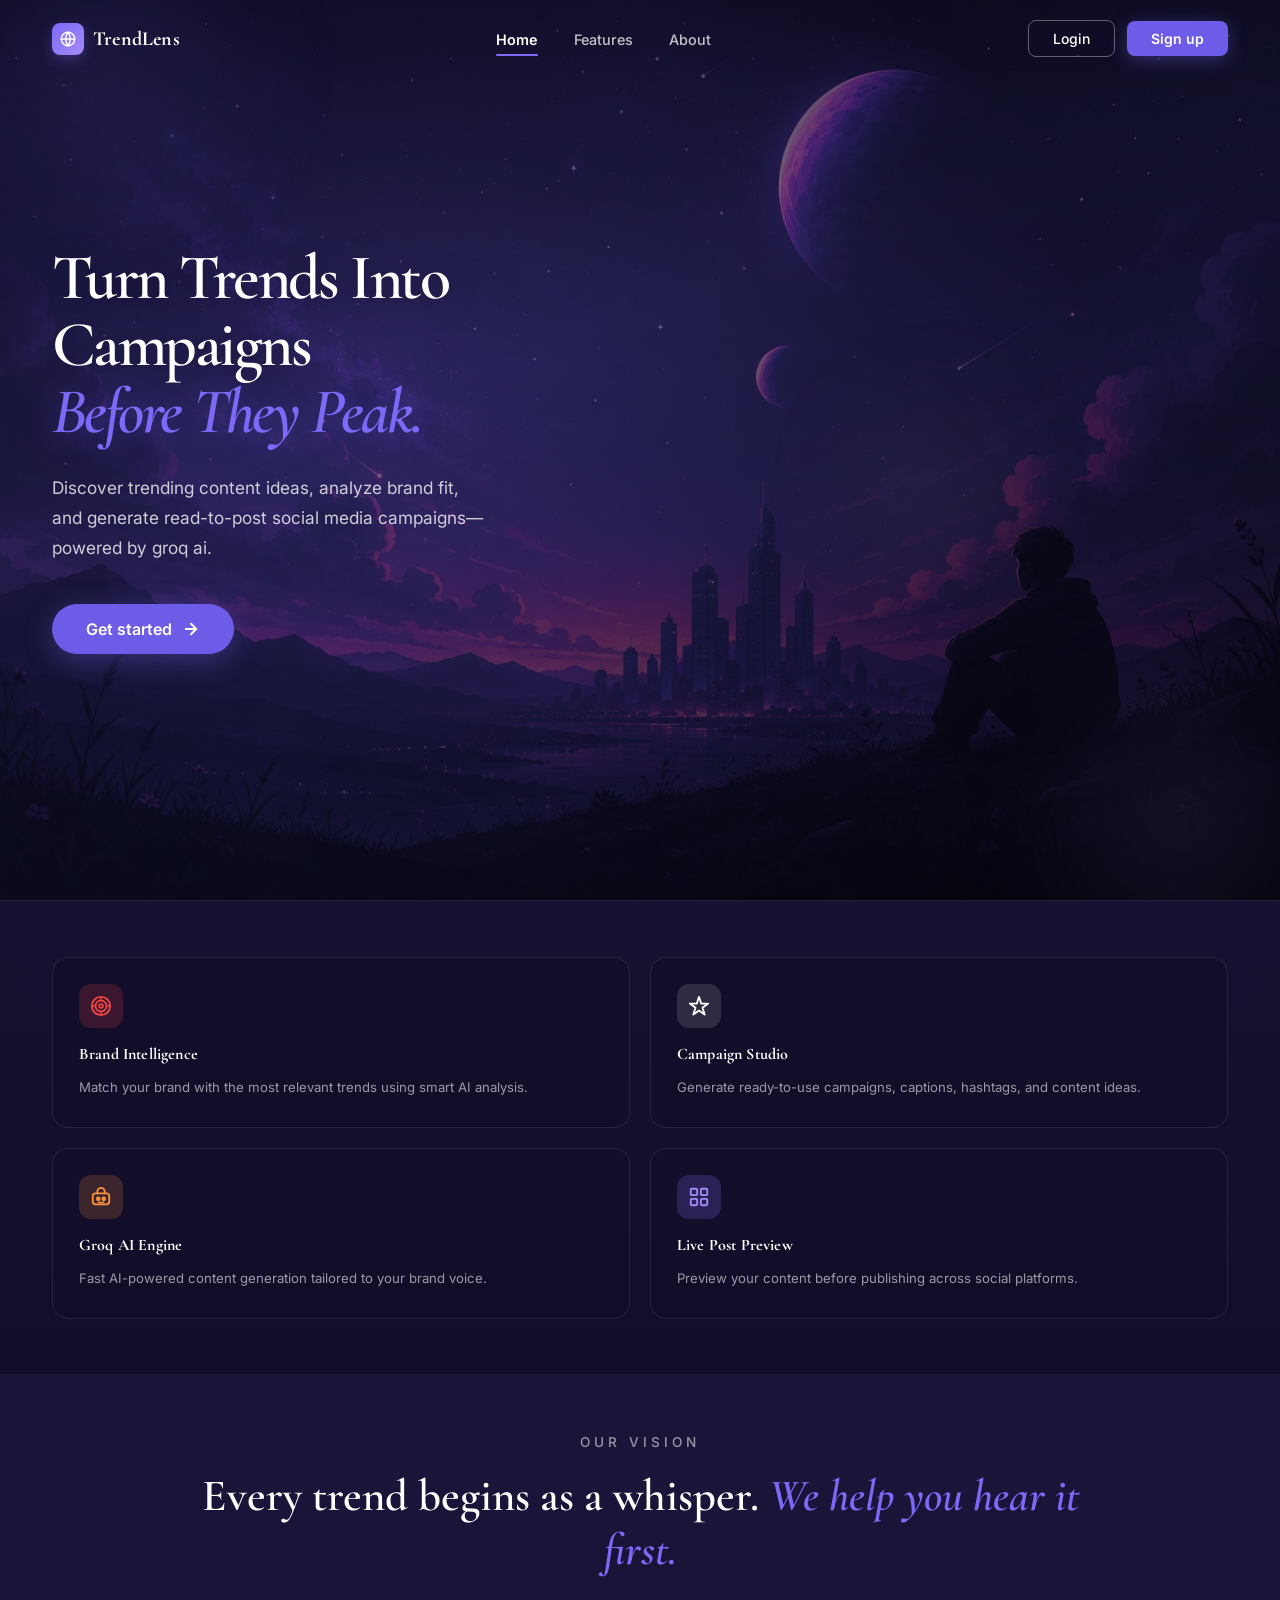
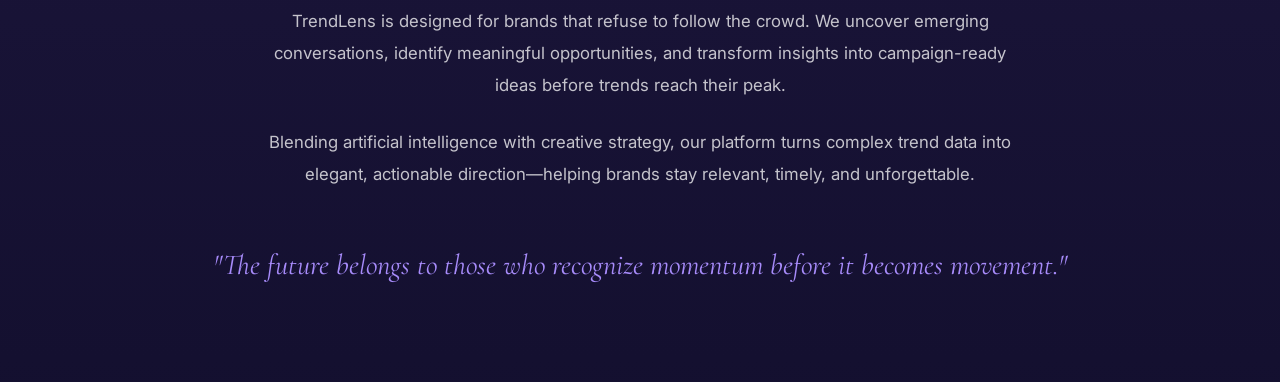
<file: index.html>
<!DOCTYPE html>
<html lang="en">
<head>
  <meta charset="UTF-8" />
  <meta name="viewport" content="width=device-width, initial-scale=1.0"/>
  <title>TrendLens — Turn Trends Into Campaigns</title>
  <link href="https://fonts.googleapis.com/css2?family=Cormorant+Garamond:wght@500;600;700&family=Inter:wght@300;400;500;600;700&display=swap" rel="stylesheet">  <style>
    *, *::before, *::after { box-sizing: border-box; margin: 0; padding: 0; }

    :root {
      --purple-accent:  #7c6af7;
      --purple-light:   #a78bfa;
      --purple-btn:     #6d5ce7;
      --purple-glow:    rgba(124,106,247,0.35);
      --gold:           #e8c97a;
      --white:          #ffffff;
      --muted:          rgba(255,255,255,0.55);
      --dark-bg:        #07051a;
      --nav-bg:         rgba(7,5,26,0.72);
      --card-bg:        rgba(18,15,42,0.72);
      --card-border:    rgba(255,255,255,0.09);
      --font-display:   'Cormorant Garamond', serif;
      --font-body:      'Inter', sans-serif;
      --ease-premium:   cubic-bezier(0.16, 1, 0.3, 1);
    }

    html {
      scroll-behavior: smooth;
    }

    html, body {
      height: 100%;
      font-family: var(--font-body);
      -webkit-font-smoothing: antialiased;
      color: var(--white);
      background: var(--dark-bg);
    }

    section[id] {
      scroll-margin-top: 84px;
    }

    /* ─── HERO BACKGROUND ─── */
    .hero-bg {
      position: relative;
      min-height: 100vh;
      background-image: url('image.jpeg');
      background-size: cover;
      background-position: center top;
      background-repeat: no-repeat;
      display: flex;
      flex-direction: column;
      overflow: hidden;
    }

    .hero-bg::before {
      content: '';
      position: absolute;
      inset: 0;
      background: linear-gradient(
        160deg,
        rgba(5,3,20,0.78) 0%,
        rgba(10,7,30,0.55) 40%,
        rgba(4,3,18,0.72) 100%
      );
      z-index: 0;
    }

    /* subtle vignette for depth */
    .hero-bg::after {
      content: '';
      position: absolute;
      inset: 0;
      background: radial-gradient(ellipse at 30% 35%, rgba(124,106,247,0.16) 0%, transparent 55%),
                  radial-gradient(ellipse at 100% 100%, rgba(0,0,0,0.45) 0%, transparent 60%);
      z-index: 0;
      pointer-events: none;
    }

    /* ─── NAVBAR ─── */
    nav {
      position: relative;
      z-index: 10;
      display: flex;
      align-items: center;
      justify-content: space-between;
      padding: 20px 52px;
      background: transparent;
      transition: background 0.35s var(--ease-premium), backdrop-filter 0.35s var(--ease-premium), border-color 0.35s var(--ease-premium), padding 0.35s var(--ease-premium);
      border-bottom: 1px solid transparent;
    }

    nav.scrolled {
      background: var(--nav-bg);
      backdrop-filter: blur(14px);
      border-bottom-color: rgba(255,255,255,0.07);
      padding: 14px 52px;
    }

    .brand {
      display: flex;
      align-items: center;
      gap: 9px;
      text-decoration: none;
      transition: opacity 0.2s var(--ease-premium);
    }
    .brand:hover { opacity: 0.85; }

    .brand-icon {
      width: 32px;
      height: 32px;
      background: linear-gradient(135deg, #7c6af7, #a78bfa);
      border-radius: 8px;
      display: flex;
      align-items: center;
      justify-content: center;
      box-shadow: 0 4px 14px rgba(124,106,247,0.3);
      transition: box-shadow 0.3s var(--ease-premium), transform 0.3s var(--ease-premium);
    }
    .brand:hover .brand-icon {
      box-shadow: 0 6px 20px rgba(124,106,247,0.45);
      transform: scale(1.05);
    }
    .brand-icon svg { width: 18px; height: 18px; }

    .brand-name {
      font-family: var(--font-display);
      font-size: 1.25rem;
      font-weight: 700;
      color: var(--white);
      letter-spacing: 0.01em;
    }

    .nav-links {
      display: flex;
      align-items: center;
      gap: 36px;
      list-style: none;
    }

    .nav-links a {
      font-size: 0.9rem;
      font-weight: 500;
      color: rgba(255,255,255,0.75);
      text-decoration: none;
      transition: color 0.25s var(--ease-premium);
      position: relative;
      padding-bottom: 4px;
    }
    .nav-links a::after {
      content: '';
      position: absolute;
      bottom: -4px;
      left: 0; right: 0;
      height: 2px;
      border-radius: 2px;
      background: var(--purple-accent);
      transform: scaleX(0);
      transform-origin: center;
      transition: transform 0.35s var(--ease-premium);
    }
    .nav-links a.active {
      color: var(--white);
      font-weight: 600;
    }
    .nav-links a.active::after {
      transform: scaleX(1);
    }
    .nav-links a:hover { color: var(--white); }
    .nav-links a:hover::after { transform: scaleX(1); }

    .nav-actions {
      display: flex;
      align-items: center;
      gap: 12px;
    }

    .btn-outline {
      padding: 9px 24px;
      border: 1.5px solid rgba(255,255,255,0.35);
      border-radius: 8px;
      background: transparent;
      color: var(--white);
      font-family: var(--font-body);
      font-size: 0.875rem;
      font-weight: 500;
      cursor: pointer;
      transition: border-color 0.25s var(--ease-premium), background 0.25s var(--ease-premium), transform 0.25s var(--ease-premium);
      text-decoration: none;
      display: inline-block;
      will-change: transform;
    }
    .btn-outline:hover {
      border-color: rgba(255,255,255,0.65);
      background: rgba(255,255,255,0.06);
      transform: translateY(-1px);
    }

    .btn-filled {
      padding: 9px 24px;
      border: none;
      border-radius: 8px;
      background: var(--purple-btn);
      color: var(--white);
      font-family: var(--font-body);
      font-size: 0.875rem;
      font-weight: 600;
      cursor: pointer;
      transition: opacity 0.25s var(--ease-premium), transform 0.25s var(--ease-premium), box-shadow 0.25s var(--ease-premium);
      box-shadow: 0 4px 18px var(--purple-glow);
      text-decoration: none;
      display: inline-block;
      will-change: transform;
    }
    .btn-filled:hover {
      opacity: 0.92;
      transform: translateY(-2px);
      box-shadow: 0 8px 26px var(--purple-glow);
    }

    /* ─── HERO CONTENT ─── */
    .hero-content {
      position: relative;
      z-index: 5;
      flex: 1;
      display: flex;
      flex-direction: column;
      justify-content: center;
      padding: 0 52px 80px;
      max-width: 640px;
    }

    .hero-content h1 {
     font-family: var(--font-display);
     font-size: clamp(2.8rem, 5vw, 4.6rem);
     font-weight: 600;
     line-height: 1.05;
     letter-spacing: -0.04em;
     color: var(--white);
     margin-bottom: 28px;
     text-shadow: 0 4px 30px rgba(0,0,0,0.35);
    }

    .hero-content h1 .accent {
     color: var(--purple-accent);
     font-style: italic;
     text-shadow: 0 4px 30px rgba(124,106,247,0.4);
    }

    .hero-content p {
      font-family: var(--font-body);
      font-size: 1.08rem;
      line-height: 1.75;
      color: rgba(255,255,255,0.78);
      max-width: 440px;
      margin-bottom: 40px;
      font-weight: 400;
    }

    .btn-cta {
      display: inline-flex;
      align-items: center;
      gap: 10px;
      padding: 15px 34px;
      background: var(--purple-btn);
      border: none;
      border-radius: 50px;
      color: var(--white);
      font-family: var(--font-body);
      font-size: 1rem;
      font-weight: 600;
      cursor: pointer;
      text-decoration: none;
      transition: opacity 0.3s var(--ease-premium), transform 0.3s var(--ease-premium), box-shadow 0.3s var(--ease-premium);
      box-shadow: 0 6px 28px var(--purple-glow);
      width: fit-content;
      will-change: transform;
    }
    .btn-cta:hover {
      opacity: 0.92;
      transform: translateY(-3px);
      box-shadow: 0 12px 38px rgba(124,106,247,0.5);
    }
    .btn-cta svg {
      width: 18px; height: 18px;
      transition: transform 0.3s var(--ease-premium);
    }
    .btn-cta:hover svg {
      transform: translateX(3px);
    }

    /* ─── Hero load-in animations ─── */
    .reveal-up {
      opacity: 0;
      transform: translateY(22px);
      animation: revealUp 0.9s var(--ease-premium) forwards;
      will-change: transform, opacity;
    }
    @keyframes revealUp {
      to { opacity: 1; transform: translateY(0); }
    }
    .hero-content h1   { animation-delay: 0.1s; }
    .hero-content p    { animation-delay: 0.32s; }
    .hero-content .btn-cta { animation-delay: 0.52s; }

    /* ─── STAR PARTICLES ─── */
    .stars {
      position: absolute;
      inset: 0;
      z-index: 1;
      pointer-events: none;
      overflow: hidden;
    }
    .star {
      position: absolute;
      border-radius: 50%;
      background: #fff;
      animation: twinkle var(--dur, 3s) ease-in-out infinite;
      opacity: 0;
      will-change: opacity;
    }
    @keyframes twinkle {
      0%,100% { opacity: 0; }
      50%      { opacity: var(--peak, 0.7); }
    }

    .shoot {
      position: absolute;
      width: 2px;
      height: 2px;
      background: #fff;
      border-radius: 50%;
      animation: shoot var(--sdur, 5s) linear infinite;
      opacity: 0;
      will-change: transform, opacity;
    }
    .shoot::after {
      content: '';
      position: absolute;
      top: 50%;
      right: 0;
      transform: translateY(-50%);
      width: 60px;
      height: 1px;
      background: linear-gradient(to left, transparent, rgba(255,255,255,0.6));
    }
    @keyframes shoot {
      0%   { opacity: 0; transform: translate(0,0); }
      5%   { opacity: 1; }
      95%  { opacity: 1; }
      100% { opacity: 0; transform: translate(-200px, 200px); }
    }

    /* ─── AMBIENT FLOATING ORBS ─── */
    .ambient-orb {
      position: absolute;
      border-radius: 50%;
      filter: blur(60px);
      pointer-events: none;
      z-index: 1;
      opacity: 0.35;
      will-change: transform;
    }
    .orb-1 {
      width: 380px; height: 380px;
      background: radial-gradient(circle, rgba(124,106,247,0.5), transparent 70%);
      top: -120px; left: -100px;
      animation: floatOrb1 22s ease-in-out infinite;
    }
    .orb-2 {
      width: 320px; height: 320px;
      background: radial-gradient(circle, rgba(167,139,250,0.4), transparent 70%);
      bottom: -80px; right: -60px;
      animation: floatOrb2 26s ease-in-out infinite;
    }
    .orb-3 {
      width: 240px; height: 240px;
      background: radial-gradient(circle, rgba(232,201,122,0.22), transparent 70%);
      top: 40%; right: 18%;
      animation: floatOrb3 30s ease-in-out infinite;
    }

    @keyframes floatOrb1 {
      0%, 100% { transform: translate(0, 0); }
      50%      { transform: translate(40px, 50px); }
    }
    @keyframes floatOrb2 {
      0%, 100% { transform: translate(0, 0); }
      50%      { transform: translate(-50px, -30px); }
    }
    @keyframes floatOrb3 {
      0%, 100% { transform: translate(0, 0) scale(1); }
      50%      { transform: translate(-30px, 25px) scale(1.08); }
    }

    @media (prefers-reduced-motion: reduce) {
      .ambient-orb, .star, .shoot, .reveal-up, .scroll-reveal {
        animation: none !important;
        opacity: 1 !important;
        transform: none !important;
      }
      html { scroll-behavior: auto; }
    }

    /* ─── FEATURE CARDS STRIP ─── */
    .features-strip {
      position: relative;
      z-index: 10;
      background: linear-gradient(
    180deg,
    rgba(24,20,52,0.88),
    rgba(18,15,42,0.92)
  );
      backdrop-filter: blur(10px);
      border-top: 1px solid rgba(255,255,255,0.07);
      padding: 56px 52px;
      display: grid;
      grid-template-columns: repeat(2, 1fr);
      gap: 20px;
    }

    .feature-card {
      padding: 26px 26px 28px;
      border-radius: 16px;
      background: var(--card-bg);
      border: 1px solid var(--card-border);
      display: flex;
      flex-direction: column;
      gap: 12px;
      transition: background 0.4s var(--ease-premium), transform 0.4s var(--ease-premium), box-shadow 0.4s var(--ease-premium), border-color 0.4s var(--ease-premium);
      will-change: transform;
    }
    .feature-card:hover {
      background: rgba(124,106,247,0.09);
      border-color: rgba(124,106,247,0.35);
      transform: translateY(-8px) scale(1.015);
      box-shadow: 0 20px 48px rgba(124,106,247,0.25), 0 6px 18px rgba(0,0,0,0.35);
    }

    .feature-icon {
      width: 44px;
      height: 44px;
      border-radius: 12px;
      display: flex;
      align-items: center;
      justify-content: center;
      margin-bottom: 4px;
      flex-shrink: 0;
      transition: transform 0.4s var(--ease-premium);
    }
    .feature-card:hover .feature-icon {
      transform: scale(1.08) rotate(-3deg);
    }
    .feature-icon svg, .feature-icon img { width: 22px; height: 22px; }

    .fi-red    { background: rgba(239,68,68,0.18); }
    .fi-blue   { background: rgba(59,130,246,0.18); }
    .fi-white  { background: rgba(255,255,255,0.12); }
    .fi-orange { background: rgba(251,146,60,0.18); }
    .fi-purple { background: rgba(124,106,247,0.22); }
    .fi-yellow { background: rgba(250,204,21,0.18); }

    .feature-card h3 {
      font-family: var(--font-display);
      font-size: 1rem;
      font-weight: 700;
      color: var(--white);
      line-height: 1.3;
      letter-spacing: 0.01em;
    }

    .feature-card p {
      font-size: 0.825rem;
      line-height: 1.65;
      color: rgba(255,255,255,0.58);
      font-weight: 400;
    }

    /* ─── ABOUT SECTION ─── */
    .about-section {
      padding: 60px 52px 100px;
      text-align: center;
      background: linear-gradient(
    180deg,
    rgba(28,22,60,0.95),
    rgba(20,16,48,0.98)
  );

      position: relative;
      overflow: hidden;
    }

    .about-label {
      display: block;
      margin-bottom: 20px;
      color: rgba(255,255,255,0.55);
      letter-spacing: 4px;
      font-size: 0.85rem;
      font-family: var(--font-body);
      font-weight: 500;
    }

    .about-section h2 {
      font-family: var(--font-display);
      font-size: clamp(1.8rem, 3.5vw, 3.1rem);
      font-weight: 600;
      line-height: 1.2;
      max-width: 900px;
      margin: 0 auto 28px;
    }

    .about-section h2 span {
      color: var(--purple-accent);
      font-style: italic;
    }

    .about-section p {
      max-width: 760px;
      margin: 0 auto 26px;
      color: rgba(255,255,255,0.75);
      font-size: 1.05rem;
      line-height: 1.9;
      font-weight: 400;
    }

    .about-section blockquote {
      margin-top: 56px;
      font-family: var(--font-display);
      font-size: 1.8rem;
      color: var(--purple-light);
      font-style: italic;
    }

    /* ─── SCROLL REVEAL ─── */
    .scroll-reveal {
      opacity: 0;
      transform: translateY(28px);
      transition: opacity 0.8s var(--ease-premium), transform 0.8s var(--ease-premium);
      will-change: transform, opacity;
    }
    .scroll-reveal.is-visible {
      opacity: 1;
      transform: translateY(0);
    }
    .scroll-reveal-delay-1 { transition-delay: 0.1s; }
    .scroll-reveal-delay-2 { transition-delay: 0.2s; }
    .scroll-reveal-delay-3 { transition-delay: 0.3s; }
    .scroll-reveal-delay-4 { transition-delay: 0.4s; }

    /* ─── RESPONSIVE ─── */
    @media (max-width: 1100px) {
      .features-strip { grid-template-columns: repeat(2, 1fr); }
    }

    @media (max-width: 768px) {
      nav { padding: 16px 20px; }
      nav.scrolled { padding: 12px 20px; }
      .nav-links { display: none; }
      .hero-content { padding: 0 22px 56px; max-width: 100%; }
      .hero-content h1 { margin-bottom: 22px; }
      .hero-content p { margin-bottom: 32px; font-size: 1rem; }
      .features-strip { grid-template-columns: 1fr 1fr; padding: 40px 20px; gap: 14px; }
      .feature-card { padding: 20px 18px 22px; }
      .about-section { padding: 90px 22px; }
      .about-section blockquote { font-size: 1.4rem; margin-top: 40px; }
    }

    @media (max-width: 480px) {
      .features-strip { grid-template-columns: 1fr; gap: 14px; }
      .hero-content h1 { font-size: clamp(2.4rem, 9vw, 3.2rem); }
      .btn-cta { padding: 14px 28px; font-size: 0.95rem; }
      .about-section h2 { font-size: clamp(1.6rem, 7vw, 2.2rem); }
      .about-section p { font-size: 0.975rem; line-height: 1.8; }
    }
  </style>
</head>
<body>

  <div class="hero-bg">

    <div class="ambient-orb orb-1"></div>
    <div class="ambient-orb orb-2"></div>
    <div class="ambient-orb orb-3"></div>

    <div class="stars" id="stars"></div>

    <!-- ─── NAVBAR ─── -->
    <nav id="mainNav">
      <a href="index.html" class="brand">
        <div class="brand-icon">
          <svg viewBox="0 0 24 24" fill="none" stroke="#fff" stroke-width="2" stroke-linecap="round" stroke-linejoin="round">
            <circle cx="12" cy="12" r="9"/>
            <path d="M12 3 C16 8 16 16 12 21"/>
            <path d="M12 3 C8 8 8 16 12 21"/>
            <line x1="3" y1="12" x2="21" y2="12"/>
          </svg>
        </div>
        <span class="brand-name">TrendLens</span>
      </a>

      <ul class="nav-links">
        <li><a href="#" class="active">Home</a></li>
        <li><a href="#features">Features</a></li>
        <li><a href="#about">About</a></li>
      </ul>

      <div class="nav-actions">
        <a href="login.html?view=login" class="btn-outline">Login</a>
        <a href="login.html" class="btn-filled">Sign up</a>
      </div>
    </nav>

    <!-- ─── HERO COPY ─── -->
    <div class="hero-content">
      <h1 class="reveal-up">
        Turn Trends Into<br>
        Campaigns<br>
        <span class="accent">Before They Peak.</span>
      </h1>
      <p class="reveal-up">
        Discover trending content ideas, analyze brand fit,
        and generate read-to-post social media
        campaigns&mdash; powered by groq ai.
      </p>
      <a href="login.html" class="btn-cta reveal-up">
        Get started
        <svg viewBox="0 0 24 24" fill="none" stroke="currentColor" stroke-width="2.5" stroke-linecap="round" stroke-linejoin="round">
          <line x1="5" y1="12" x2="19" y2="12"/>
          <polyline points="12 5 19 12 12 19"/>
        </svg>
      </a>
    </div>

  </div>

  <!-- ─── FEATURE CARDS STRIP ─── -->
  <section class="features-strip" id="features">

    <div class="feature-card scroll-reveal scroll-reveal-delay-1">
      <div class="feature-icon fi-red">
        <svg viewBox="0 0 24 24" fill="none" stroke="#ef4444" stroke-width="2" stroke-linecap="round" stroke-linejoin="round">
          <circle cx="12" cy="12" r="10"/>
          <circle cx="12" cy="12" r="6"/>
          <circle cx="12" cy="12" r="2"/>
          <path d="M12 2v4M12 18v4M2 12h4M18 12h4" stroke-width="1.5"/>
        </svg>
      </div>
      <h3>Brand Intelligence</h3>
      <p>Match your brand with the most relevant trends using smart AI analysis.</p>
    </div>

    <div class="feature-card scroll-reveal scroll-reveal-delay-2">
      <div class="feature-icon fi-white">
        <svg viewBox="0 0 24 24" fill="none" stroke="#ffffff" stroke-width="2" stroke-linecap="round" stroke-linejoin="round">
          <path d="M12 2l2.4 7.4H22l-6.2 4.5 2.4 7.4L12 17l-6.2 4.3 2.4-7.4L2 9.4h7.6z"/>
        </svg>
      </div>
      <h3>Campaign Studio</h3>
      <p>Generate ready-to-use campaigns, captions, hashtags, and content ideas.</p>
    </div>

    <div class="feature-card scroll-reveal scroll-reveal-delay-3">
      <div class="feature-icon fi-orange">
        <svg viewBox="0 0 24 24" fill="none" stroke="#fb923c" stroke-width="2" stroke-linecap="round" stroke-linejoin="round">
          <rect x="3" y="8" width="18" height="12" rx="3"/>
          <path d="M8 8V6a4 4 0 0 1 8 0v2"/>
          <circle cx="9" cy="14" r="1.5" fill="#fb923c"/>
          <circle cx="15" cy="14" r="1.5" fill="#fb923c"/>
          <path d="M9 18h6" stroke-width="1.5"/>
        </svg>
      </div>
      <h3>Groq AI Engine</h3>
      <p>Fast AI-powered content generation tailored to your brand voice.</p>
    </div>

    <div class="feature-card scroll-reveal scroll-reveal-delay-4">
      <div class="feature-icon fi-purple">
        <svg viewBox="0 0 24 24" fill="none" stroke="#a78bfa" stroke-width="2" stroke-linecap="round" stroke-linejoin="round">
          <rect x="3" y="3" width="7" height="7" rx="1"/>
          <rect x="14" y="3" width="7" height="7" rx="1"/>
          <rect x="3" y="14" width="7" height="7" rx="1"/>
          <rect x="14" y="14" width="7" height="7" rx="1"/>
        </svg>
      </div>
      <h3>Live Post Preview</h3>
      <p>Preview your content before publishing across social platforms.</p>
    </div>

  </section>
  <section id="about" class="about-section">
    <span class="about-label scroll-reveal">OUR VISION</span>

    <h2 class="scroll-reveal scroll-reveal-delay-1">
        Every trend begins as a whisper.
        <span>We help you hear it first.</span>
    </h2>

    <p class="scroll-reveal scroll-reveal-delay-2">
        TrendLens is designed for brands that refuse to follow the crowd.
        We uncover emerging conversations, identify meaningful opportunities,
        and transform insights into campaign-ready ideas before trends reach
        their peak.
    </p>

    <p class="scroll-reveal scroll-reveal-delay-3">
        Blending artificial intelligence with creative strategy, our platform
        turns complex trend data into elegant, actionable direction—helping
        brands stay relevant, timely, and unforgettable.
    </p>

    <blockquote class="scroll-reveal scroll-reveal-delay-4">
        "The future belongs to those who recognize momentum before it becomes movement."
    </blockquote>
</section>
  <script>
    /* ─── STAR PARTICLE GENERATOR ─── */
    (function() {
      const container = document.getElementById('stars');

      for (let i = 0; i < 70; i++) {
        const s = document.createElement('div');
        s.className = 'star';
        const size = Math.random() * 2.4 + 0.5;
        s.style.cssText = `
          width:${size}px; height:${size}px;
          left:${Math.random()*100}%;
          top:${Math.random()*100}%;
          --dur:${(Math.random()*5+2).toFixed(1)}s;
          --peak:${(Math.random()*0.55+0.15).toFixed(2)};
          animation-delay:${(Math.random()*6).toFixed(1)}s;
        `;
        container.appendChild(s);
      }

      for (let i = 0; i < 3; i++) {
        const sh = document.createElement('div');
        sh.className = 'shoot';
        sh.style.cssText = `
          left:${40+Math.random()*50}%;
          top:${5+Math.random()*30}%;
          --sdur:${(Math.random()*8+6).toFixed(1)}s;
          animation-delay:${(Math.random()*10).toFixed(1)}s;
        `;
        container.appendChild(sh);
      }
    })();

    /* ─── SMOOTH ANCHOR SCROLL ─── */
    document.querySelectorAll('a[href^="#"]').forEach(a => {
      a.addEventListener('click', e => {
        const href = a.getAttribute('href');
        if (href === '#') {
          e.preventDefault();
          window.scrollTo({ top: 0, behavior: 'smooth' });
          return;
        }
        const target = document.querySelector(href);
        if (target) { e.preventDefault(); target.scrollIntoView({ behavior: 'smooth' }); }
      });
    });

    /* ─── NAVBAR SCROLL STATE ─── */
    const nav = document.getElementById('mainNav');
    window.addEventListener('scroll', () => {
      nav.classList.toggle('scrolled', window.scrollY > 24);
    }, { passive: true });

    /* ─── SCROLL REVEAL (Intersection Observer) ─── */
    const revealEls = document.querySelectorAll('.scroll-reveal');
    const observer = new IntersectionObserver((entries) => {
      entries.forEach(entry => {
        if (entry.isIntersecting) {
          entry.target.classList.add('is-visible');
          observer.unobserve(entry.target);
        }
      });
    }, { threshold: 0.15, rootMargin: '0px 0px -40px 0px' });

    revealEls.forEach(el => observer.observe(el));
  </script>
</body>
</html>
</file>
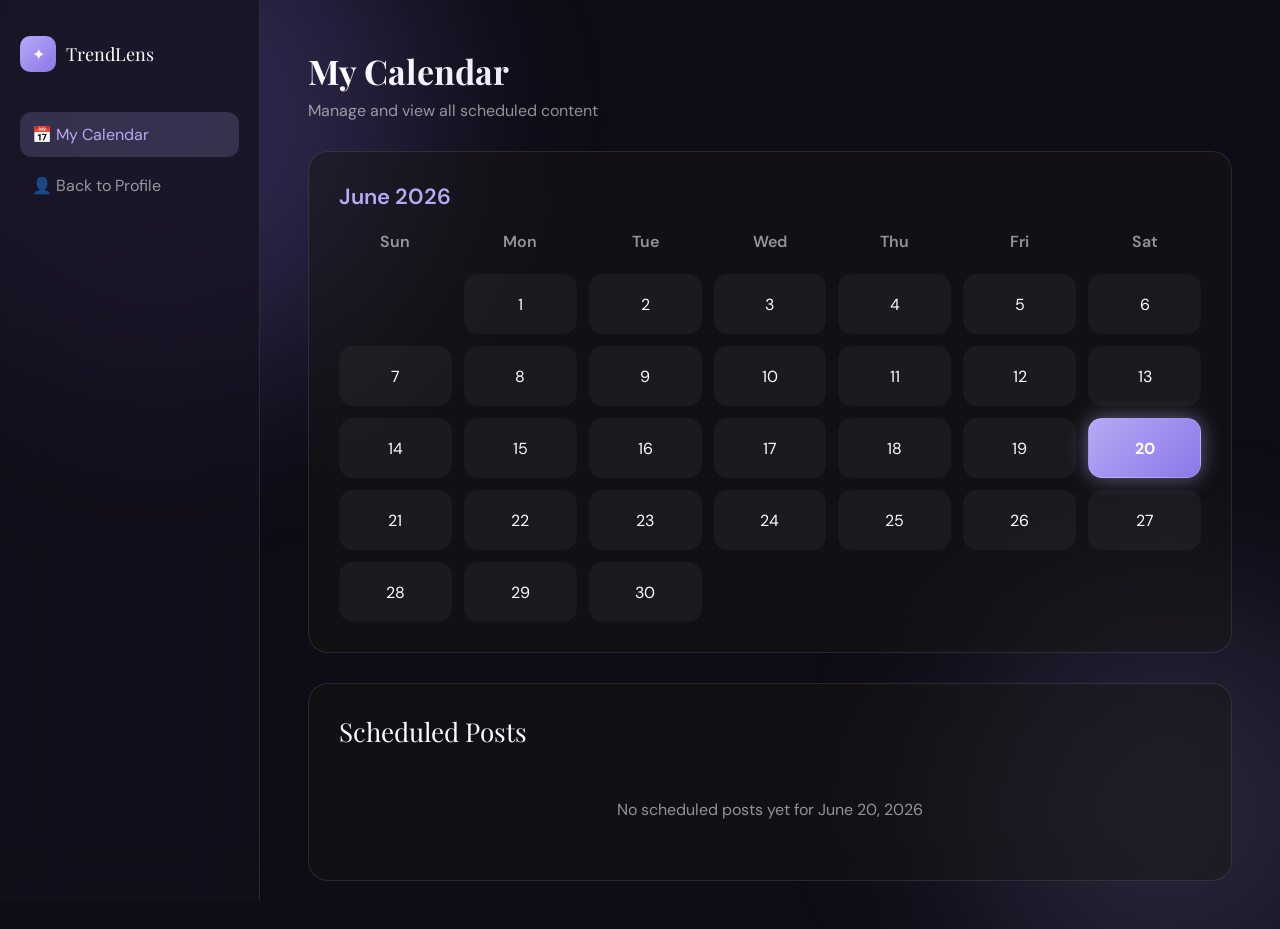
<file: calendar.html>
<!DOCTYPE html>
<html lang="en">
<head>
<meta charset="UTF-8">
<meta name="viewport" content="width=device-width, initial-scale=1.0">

<title>My Calendar</title>

<link rel="preconnect" href="https://fonts.googleapis.com">
<link rel="preconnect" href="https://fonts.gstatic.com" crossorigin>

<link href="https://fonts.googleapis.com/css2?family=DM+Sans:wght@300;400;500;600;700&family=Playfair+Display:wght@500;600;700&display=swap" rel="stylesheet">

<style>

:root{
--lavender:#b8a9f5;
--lavender-dim:rgba(184,169,245,.18);
--glass-bg:rgba(26,24,21,.45);
--glass-border:rgba(255,255,255,.10);
--btn-gradient:linear-gradient(135deg,#b8a9f5 0%,#8b77e8 100%);
--white:#fff;
--muted:rgba(255,255,255,.55);
--sidebar-w:260px;
--transition:.25s cubic-bezier(.4,0,.2,1);
}

*{
margin:0;
padding:0;
box-sizing:border-box;
}

body{
font-family:'DM Sans',sans-serif;
background:#0e0c16;
color:white;
overflow-x:hidden;
}

.blob{
position:fixed;
border-radius:50%;
filter:blur(90px);
pointer-events:none;
}

.blob1{
width:520px;
height:520px;
background:rgba(139,119,232,.25);
top:-140px;
left:-100px;
}

.blob2{
width:420px;
height:420px;
background:rgba(184,169,245,.15);
bottom:-120px;
right:-100px;
}

.app{
display:flex;
min-height:100vh;
position:relative;
z-index:1;
}

.sidebar{
width:var(--sidebar-w);
background:rgba(20,17,30,.72);
backdrop-filter:blur(28px);
border-right:1px solid var(--glass-border);
padding:36px 20px;
position:sticky;
top:0;
height:100vh;
}

.sidebar-logo{
display:flex;
align-items:center;
gap:10px;
margin-bottom:40px;
}

.logo-icon{
width:36px;
height:36px;
border-radius:10px;
background:var(--btn-gradient);
display:grid;
place-items:center;
}

.logo-text{
font-family:'Playfair Display',serif;
font-size:18px;
}

.nav-item{
display:flex;
align-items:center;
gap:12px;
padding:12px;
border-radius:12px;
text-decoration:none;
color:var(--muted);
margin-bottom:6px;
transition:.3s;
}

.nav-item:hover{
background:var(--lavender-dim);
color:white;
}

.nav-item.active{
background:var(--lavender-dim);
color:var(--lavender);
}

.main{
flex:1;
padding:48px;
}

.page-header h1{
font-family:'Playfair Display',serif;
font-size:34px;
background:linear-gradient(135deg,#fff,#b8a9f5);
-webkit-background-clip:text;
-webkit-text-fill-color:transparent;
}

.page-header p{
color:var(--muted);
margin-top:6px;
}

.glass-card{
margin-top:30px;
background:var(--glass-bg);
backdrop-filter:blur(20px);
border:1px solid var(--glass-border);
border-radius:20px;
padding:30px;
transition:.3s;
}

.glass-card:hover{
transform:translateY(-3px);
}

.month-title{
font-size:22px;
font-weight:600;
margin-bottom:20px;
color:var(--lavender);
}

.calendar{
display:grid;
grid-template-columns:repeat(7,1fr);
gap:12px;
}

.day-name{
text-align:center;
font-weight:600;
color:var(--muted);
padding-bottom:10px;
}

.day{
height:60px;
display:flex;
align-items:center;
justify-content:center;
border-radius:14px;
background:rgba(255,255,255,.04);
transition:.3s;
position:relative;
}

.day:hover{
background:rgba(184,169,245,.15);
}

.highlight {
    background: var(--btn-gradient) !important;
    color: white;
    font-weight: 700;
    border-radius: 14px;
    width: 100%;
    height: 60px;
    display: flex;
    align-items: center;
    justify-content: center;
    box-shadow: 0 0 20px rgba(184,169,245,.5);
    border: 1px solid rgba(255,255,255,.15);
}

.section-title{
font-family:'Playfair Display',serif;
font-size:26px;
margin-bottom:20px;
}

.event-list{
display:flex;
flex-direction:column;
gap:15px;
}

.premium-card{
  background: linear-gradient(135deg, rgba(184,169,245,.12), rgba(255,255,255,.04));
  border: 1px solid rgba(184,169,245,.25);
  border-radius: 16px;
  padding: 16px;
  transition: .3s;
}

.premium-card:hover{
  transform: translateY(-3px);
  box-shadow: 0 10px 25px rgba(184,169,245,.15);
}

.event-top{
  display:flex;
  justify-content:space-between;
  align-items:center;
  margin-bottom:10px;
}

.event-brand{
font-size:17px;
font-weight:600;
color: white;
}

.event-date-badge{
  font-size:12px;
  padding:4px 10px;
  border-radius:999px;
  background: rgba(184,169,245,.2);
  color: var(--lavender);
}

.event-bottom{
  display: flex;
  flex-direction: column;
  gap: 4px;
}

.event-time{
color:var(--lavender);
font-size:14px;
display:flex;
align-items:center;
gap:6px;
}

.event-song{
  margin-top:6px;
  font-size:13px;
  color: rgba(255,255,255,.7);
  display: flex;
  align-items: center;
  gap: 6px;
}

.empty{
text-align:center;
color:var(--muted);
padding:30px;
}

.hamburger{
display:none;
position:fixed;
top:20px;
left:20px;
z-index:999;
background:rgba(20,17,30,.8);
border:none;
padding:10px;
border-radius:10px;
color:white;
font-size:20px;
}

@media(max-width:768px){

.hamburger{
display:block;
}

.sidebar{
position:fixed;
left:-100%;
transition:.3s;
z-index:999;
}

.sidebar.open{
left:0;
}

.main{
padding:80px 18px 30px;
}

.calendar{
gap:8px;
}

.day{
height:48px;
font-size:14px;
}

}

</style>
</head>
<body>

<div class="blob blob1"></div>
<div class="blob blob2"></div>

<button class="hamburger" id="menuBtn">☰</button>

<div class="app">

<aside class="sidebar" id="sidebar">

<div class="sidebar-logo">
<div class="logo-icon">✦</div>
<div class="logo-text">TrendLens</div>
</div>

<a class="nav-item active">
📅 My Calendar
</a>

<a href="profile.html" class="nav-item">
👤 Back to Profile
</a>

</aside>

<main class="main">

<div class="page-header">
<h1>My Calendar</h1>
<p>Manage and view all scheduled content</p>
</div>

<div class="glass-card">

<div class="month-title">
June 2026
</div>

<div class="calendar" id="calendar"></div>

</div>

<div class="glass-card">

<div class="section-title">
Scheduled Posts
</div>

<div class="event-list" id="scheduledPosts"></div>

</div>

</main>

</div>

<script>

const menuBtn=document.getElementById("menuBtn");
const sidebar=document.getElementById("sidebar");

menuBtn.onclick=()=>{
sidebar.classList.toggle("open");
};

function loadEvents(){
  const rawEvents = JSON.parse(localStorage.getItem("calendarEvents")) || [];
  
  // Forces all scheduled objects onto June 20, 2026 to ensure 13 is never highlighted
  return rawEvents.map(event => ({
    ...event,
    date: "2026-06-20"
  }));
}

function saveEvents(events){
localStorage.setItem(
"calendarEvents",
JSON.stringify(events)
);
}

function renderCalendar(){
const calendar=document.getElementById("calendar");
calendar.innerHTML="";

const days=[
"Sun","Mon","Tue","Wed","Thu","Fri","Sat"
];

days.forEach(day=>{
const el=document.createElement("div");
el.className="day-name";
el.textContent=day;
calendar.appendChild(el);
});

const firstDay=new Date(2026,5,1).getDay();

for(let i=0;i<firstDay;i++){
const blank=document.createElement("div");
calendar.appendChild(blank);
}

for(let day=1; day<=30; day++){
  const cell = document.createElement("div");
  cell.className = "day";

  // June 20 is the absolute highlighted operational day
  if(day === 20){
    cell.classList.add("highlight");
  }

  cell.textContent = day;
  calendar.appendChild(cell);
}
}

function renderScheduledPosts(){
  const container = document.getElementById("scheduledPosts");
  const events = loadEvents();

  if(events.length === 0){
    container.innerHTML = `
      <div class="event-card empty">
        No scheduled posts yet for June 20, 2026
      </div>
    `;
    return;
  }

  // Render premium layout maps pointing cleanly to June 20 context properties
  container.innerHTML = events.map(event => `
    <div class="event-card premium-card">
      
      <div class="event-top">
        <div class="event-brand">
          ${escapeHTML(event.brand || "Campaign Post")}
        </div>
        <div class="event-date-badge">
          ${escapeHTML(event.date)}
        </div>
      </div>

      <div class="event-bottom">
        <div class="event-time">
          ⏰ ${escapeHTML(event.time)}
        </div>

        ${event.song ? `
          <div class="event-song">
            🎵 ${escapeHTML(event.song)}
          </div>
        ` : ""}
      </div>

    </div>
  `).join("");
}

function escapeHTML(str) {
  if (typeof str !== 'string') return str;
  return str
    .replace(/&/g, '&amp;')
    .replace(/</g, '&lt;')
    .replace(/>/g, '&gt;')
    .replace(/"/g, '&quot;');
}

renderCalendar();
renderScheduledPosts();

</script>

</body>
</html>
</file>
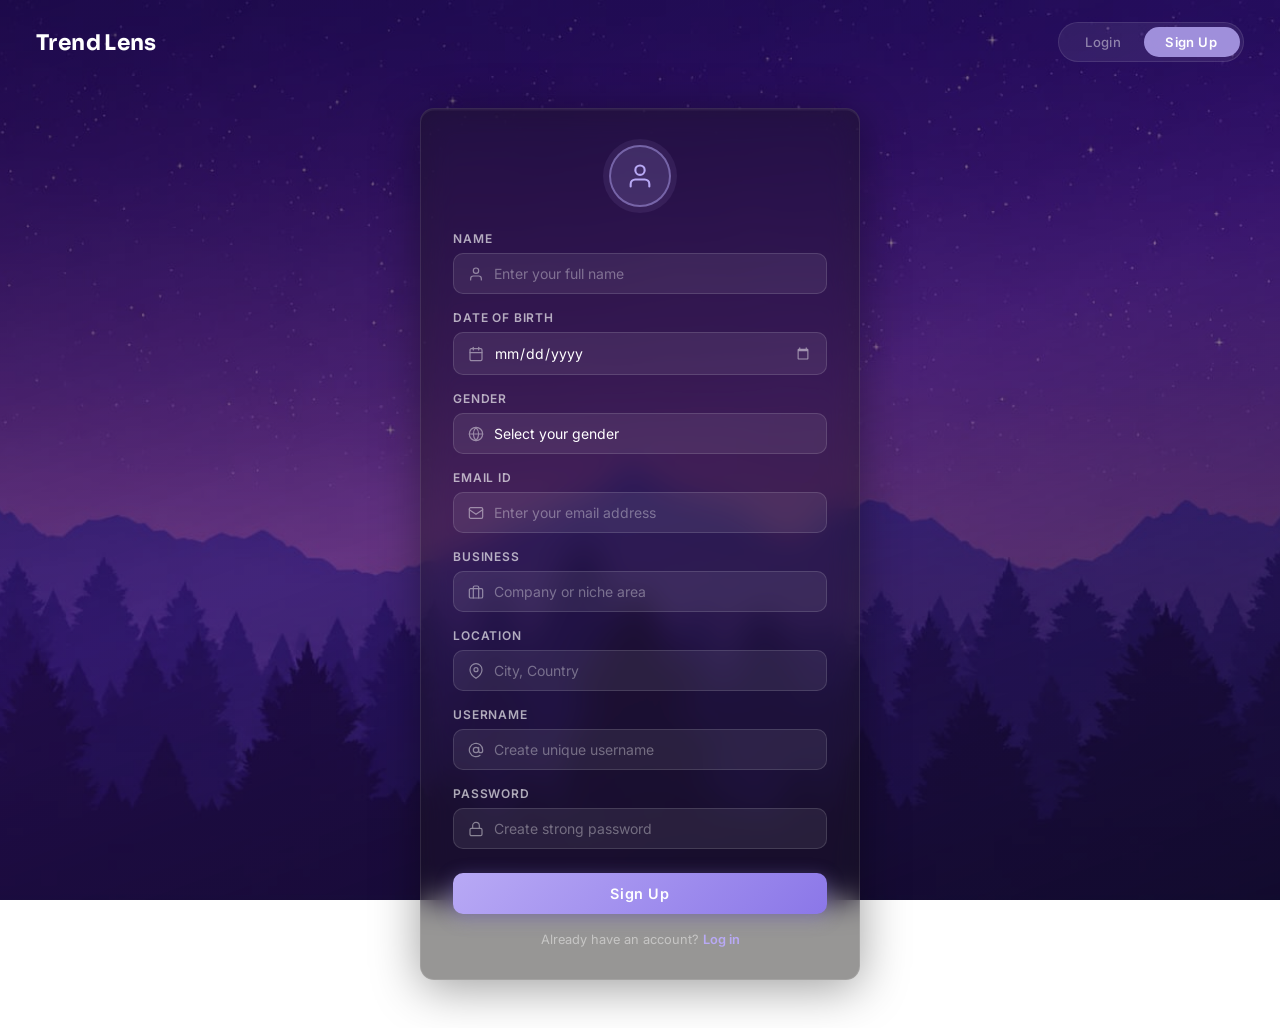
<file: login.html>
<!DOCTYPE html>
<html lang="en">
<head>
  <meta charset="UTF-8" />
  <meta name="viewport" content="width=device-width, initial-scale=1.0"/>
  <title>TrendLens — Gateway</title>
  <link href="https://fonts.googleapis.com/css2?family=Inter:wght=300;400;500;600;700&family=Sora:wght=400;600;700&display=swap" rel="stylesheet"/>
  <style>
    *, *::before, *::after { box-sizing: border-box; margin: 0; padding: 0; }

    :root {
      --lavender:       #b8a9f5;
      --lavender-dim:   rgba(184,169,245,0.18);
      --lavender-pill:  rgba(184,169,245,0.82);
      --gold:           #e8c97a;
      --white:          #ffffff;
      --muted:          rgba(255,255,255,0.45);
      --glass-bg:       rgba(26,24,21,0.45);
      --glass-border:   rgba(255,255,255,0.10);
      --input-bg:       rgba(255,255,255,0.07);
      --input-border:   rgba(255,255,255,0.13);
      --input-focus:    rgba(184,169,245,0.55);
      --placeholder:    rgba(255,255,255,0.35);
      --btn-gradient:   linear-gradient(135deg,#b8a9f5 0%,#8b77e8 100%);
      --font-display:   'Sora', sans-serif;
      --font-body:      'Inter', sans-serif;
      --radius-panel:   14px;
      --radius-input:   10px;
      --radius-btn:     10px;
    }

    html, body {
      height: 100%;
      font-family: var(--font-body);
      -webkit-font-smoothing: antialiased;
    }

    /* ─── FULL-VIEWPORT BACKGROUND ─── */
    body {
      background-image: url('background.jpeg');
      background-size: cover;
      background-position: center;
      background-repeat: no-repeat;
      background-attachment: fixed;
      min-height: 100vh;
      display: flex;
      flex-direction: column;
    }

    /* Subtle dark veil over the landscape */
    body::before {
      content: '';
      position: fixed;
      inset: 0;
      background: linear-gradient(
        160deg,
        rgba(8,6,18,0.62) 0%,
        rgba(14,10,30,0.48) 50%,
        rgba(6,10,20,0.70) 100%
      );
      pointer-events: none;
      z-index: 0;
    }

    /* ─── TOP NAV BAR ─── */
    header {
      position: relative;
      z-index: 10;
      display: flex;
      align-items: center;
      justify-content: space-between;
      padding: 22px 36px;
    }

    .brand {
      font-family: var(--font-display);
      font-size: 1.35rem;
      font-weight: 700;
      letter-spacing: 0.02em;
      color: var(--white);
      text-decoration: none;
      display: flex;
      align-items: center;
      gap: 3px;
    }
    .brand span.lens { color: var(--white); }
    .brand span.trend { color: var(--white); }
    /* Pill tab switcher */
    .tab-bar {
      position: relative;
      display: flex;
      align-items: center;
      background: rgba(255,255,255,0.07);
      border: 1px solid var(--glass-border);
      border-radius: 50px;
      padding: 4px;
      gap: 0;
    }

    .tab-bar .tab-pill {
      position: absolute;
      top: 4px;
      height: calc(100% - 8px);
      border-radius: 50px;
      background: var(--lavender-pill);
      backdrop-filter: blur(6px);
      transition: left 0.38s cubic-bezier(0.4,0,0.2,1),
                  width 0.38s cubic-bezier(0.4,0,0.2,1);
      z-index: 0;
    }

    .tab-bar button {
      position: relative;
      z-index: 1;
      background: none;
      border: none;
      cursor: pointer;
      font-family: var(--font-body);
      font-size: 0.82rem;
      font-weight: 500;
      letter-spacing: 0.03em;
      padding: 7px 22px;
      border-radius: 50px;
      color: var(--muted);
      transition: color 0.25s;
      white-space: nowrap;
      user-select: none;
    }
    .tab-bar button.active { color: var(--white); font-weight: 600; }

    /* ─── MAIN CONTENT CENTERING ─── */
    main {
      position: relative;
      z-index: 5;
      flex: 1;
      display: flex;
      align-items: center;
      justify-content: center;
      padding: 24px 16px 48px;
    }

    /* ─── GLASS PANEL ─── */
    .glass-panel {
      background: var(--glass-bg);
      backdrop-filter: blur(15px) saturate(1.3);
      -webkit-backdrop-filter: blur(15px) saturate(1.3);
      border: 1px solid var(--glass-border);
      border-radius: var(--radius-panel);
      width: 100%;
      max-width: 440px; 
      padding: 36px 32px 32px;
      box-shadow:
        0 8px 48px rgba(0,0,0,0.38),
        0 1.5px 0 rgba(255,255,255,0.06) inset;
    }

    /* ─── AVATAR ACCENT ─── */
    .avatar-ring {
      width: 62px;
      height: 62px;
      border-radius: 50%;
      background: var(--lavender-dim);
      border: 2px solid rgba(184,169,245,0.45);
      display: flex;
      align-items: center;
      justify-content: center;
      margin: 0 auto 24px;
      box-shadow: 0 0 0 6px rgba(184,169,245,0.09);
    }
    .avatar-ring svg { width: 28px; height: 28px; }

    /* ─── FORM VIEWS (fade transition) ─── */
    .form-view {
      opacity: 0;
      pointer-events: none;
      position: absolute;
      top: 0; left: 0; right: 0;
      transition: opacity 0.32s ease;
    }
    .form-view.active {
      opacity: 1;
      pointer-events: auto;
      position: relative;
    }
    .forms-wrapper { position: relative; }

    /* ─── FIELD LABELS ─── */
    .field { margin-bottom: 16px; }
    .field label {
      display: block;
      font-size: 0.75rem;
      font-weight: 600;
      letter-spacing: 0.07em;
      text-transform: uppercase;
      color: rgba(255,255,255,0.65);
      margin-bottom: 7px;
    }

    /* ─── INPUT WRAPPERS ─── */
    .input-wrap {
      display: flex;
      align-items: center;
      background: var(--input-bg);
      border: 1px solid var(--input-border);
      border-radius: var(--radius-input);
      padding: 0 14px;
      gap: 10px;
      transition: border-color 0.22s, box-shadow 0.22s;
    }
    .input-wrap:focus-within {
      border-color: var(--input-focus);
      box-shadow: 0 0 0 3px rgba(184,169,245,0.13);
    }
    .input-wrap svg {
      flex-shrink: 0;
      opacity: 0.45;
      width: 16px; height: 16px;
    }
    .input-wrap input, .input-wrap select {
      flex: 1;
      background: none;
      border: none;
      outline: none;
      color: var(--white);
      font-family: var(--font-body);
      font-size: 0.875rem;
      padding: 11px 0;
    }
    .input-wrap input::placeholder { color: var(--placeholder); }
    
    .input-wrap select {
      cursor: pointer;
      appearance: none;
      -webkit-appearance: none;
    }
    .input-wrap select option {
      background: #1a1815;
      color: var(--white);
    }

    .input-wrap input[type="date"]::-webkit-calendar-picker-indicator {
      filter: invert(1);
      opacity: 0.5;
      cursor: pointer;
    }

    /* ─── PRIMARY ACTION BUTTON ─── */
    .btn-primary {
      display: block;
      width: 100%;
      padding: 12px;
      margin-top: 24px;
      background: var(--btn-gradient);
      border: none;
      border-radius: var(--radius-btn);
      color: #fff;
      font-family: var(--font-body);
      font-size: 0.9rem;
      font-weight: 600;
      letter-spacing: 0.04em;
      cursor: pointer;
      transition: opacity 0.2s, transform 0.18s;
      box-shadow: 0 4px 18px rgba(139,119,232,0.35);
    }
    .btn-primary:hover { opacity: 0.88; transform: translateY(-1px); }
    .btn-primary:active { transform: translateY(0); opacity: 1; }

    /* ─── SWITCH LINK ─── */
    .switch-text {
      text-align: center;
      margin-top: 18px;
      font-size: 0.8rem;
      color: var(--muted);
    }
    .switch-text a {
      color: var(--lavender);
      font-weight: 600;
      text-decoration: none;
      cursor: pointer;
      transition: color 0.2s;
    }
    .switch-text a:hover { color: #d3c9fa; text-decoration: underline; }

    /* ─── STAR PARTICLES ─── */
    .stars {
      position: fixed;
      inset: 0;
      z-index: 1;
      pointer-events: none;
      overflow: hidden;
    }
    .star {
      position: absolute;
      border-radius: 50%;
      background: #fff;
      animation: twinkle var(--dur, 3s) ease-in-out infinite;
      opacity: 0;
    }
    @keyframes twinkle {
      0%,100% { opacity: 0; }
      50%      { opacity: var(--peak, 0.7); }
    }

    /* ─── GLASSMORPHISM POPUP MODAL ─── */
    .popup-overlay {
      display: none;
      position: fixed;
      inset: 0;
      z-index: 100;
      background: rgba(0, 0, 0, 0);
      backdrop-filter: blur(0);
      -webkit-backdrop-filter: blur(0);
      transition: background 0.32s ease, backdrop-filter 0.32s ease;
    }
    .popup-overlay.active {
      display: flex;
      align-items: center;
      justify-content: center;
      background: rgba(0, 0, 0, 0.45);
      backdrop-filter: blur(8px);
      -webkit-backdrop-filter: blur(8px);
    }

    .popup-modal {
      background: rgba(26, 24, 21, 0.65);
      backdrop-filter: blur(20px) saturate(1.4);
      -webkit-backdrop-filter: blur(20px) saturate(1.4);
      border: 1px solid rgba(184, 169, 245, 0.25);
      border-radius: 16px;
      padding: 32px 28px;
      width: 90%;
      max-width: 360px;
      box-shadow:
        0 12px 56px rgba(0, 0, 0, 0.48),
        0 1px 0 rgba(255, 255, 255, 0.08) inset,
        0 0 0 1px rgba(184, 169, 245, 0.15) inset;
      opacity: 0;
      transform: scale(0.85);
      transition: opacity 0.3s cubic-bezier(0.34, 1.56, 0.64, 1), transform 0.3s cubic-bezier(0.34, 1.56, 0.64, 1);
    }
    .popup-overlay.active .popup-modal {
      opacity: 1;
      transform: scale(1);
    }

    .popup-modal.closing {
      opacity: 0;
      transform: scale(0.85);
    }

    .popup-header {
      display: flex;
      justify-content: space-between;
      align-items: center;
      margin-bottom: 12px;
    }

    .popup-title {
      font-family: var(--font-display);
      font-size: 1.25rem;
      font-weight: 700;
      color: var(--lavender);
      letter-spacing: 0.02em;
    }

    .popup-close {
      background: none;
      border: none;
      color: rgba(255, 255, 255, 0.6);
      font-size: 1.5rem;
      cursor: pointer;
      padding: 0;
      width: 32px;
      height: 32px;
      display: flex;
      align-items: center;
      justify-content: center;
      border-radius: 8px;
      transition: color 0.2s, background 0.2s;
    }
    .popup-close:hover {
      color: var(--lavender);
      background: rgba(184, 169, 245, 0.1);
    }

    .popup-message {
      font-size: 0.95rem;
      line-height: 1.5;
      color: rgba(255, 255, 255, 0.8);
      text-align: center;
    }

    /* ─── RESPONSIVE ─── */
    @media (max-width: 480px) {
      header { padding: 18px 20px; }
      .glass-panel { padding: 28px 20px 24px; }
      .popup-modal { padding: 24px 20px; max-width: 85%; }
    }
  </style>
</head>
<body>

  <div class="stars" id="stars"></div>

  <header>
    <a href="index.html" class="brand">
      <span class="lens">Trend</span><span class="trend">Lens</span>
    </a>

    <div class="tab-bar" id="tabBar">
      <div class="tab-pill" id="tabPill"></div>
      <button id="btnLogin" onclick="switchTo('login')">Login</button>
      <button id="btnSignup" onclick="switchTo('signup')" class="active">Sign Up</button>
    </div>
  </header>

  <main>
    <div class="glass-panel">
      <div class="forms-wrapper">

        <div class="form-view active" id="viewSignup">
          <div class="avatar-ring">
            <svg viewBox="0 0 24 24" fill="none" stroke="#b8a9f5" stroke-width="1.8" stroke-linecap="round" stroke-linejoin="round">
              <path d="M20 21v-2a4 4 0 0 0-4-4H8a4 4 0 0 0-4 4v2"/>
              <circle cx="12" cy="7" r="4"/>
            </svg>
          </div>

          <div class="field">
            <label for="su-name">Name</label>
            <div class="input-wrap">
              <svg viewBox="0 0 24 24" fill="none" stroke="#fff" stroke-width="1.8" stroke-linecap="round" stroke-linejoin="round">
                <path d="M20 21v-2a4 4 0 0 0-4-4H8a4 4 0 0 0-4 4v2"/>
                <circle cx="12" cy="7" r="4"/>
              </svg>
              <input id="su-name" type="text" placeholder="Enter your full name" />
            </div>
          </div>

          <div class="field">
            <label for="su-dob">Date of Birth</label>
            <div class="input-wrap">
              <svg viewBox="0 0 24 24" fill="none" stroke="#fff" stroke-width="1.8" stroke-linecap="round" stroke-linejoin="round">
                <rect x="3" y="4" width="18" height="18" rx="2" ry="2"/>
                <line x1="16" y1="2" x2="16" y2="6"/>
                <line x1="8" y1="2" x2="8" y2="6"/>
                <line x1="3" y1="10" x2="21" y2="10"/>
              </svg>
              <input id="su-dob" type="date" />
            </div>
          </div>

          <div class="field">
            <label for="su-gender">Gender</label>
            <div class="input-wrap">
              <svg viewBox="0 0 24 24" fill="none" stroke="#fff" stroke-width="1.8" stroke-linecap="round" stroke-linejoin="round">
                <circle cx="12" cy="12" r="10"/>
                <path d="M12 2a15.3 15.3 0 0 1 4 10 15.3 15.3 0 0 1-4 10 15.3 15.3 0 0 1-4-10 15.3 15.3 0 0 1 4-10z"/>
                <path d="M2 12h20"/>
              </svg>
              <select id="su-gender">
                <option value="" disabled selected>Select your gender</option>
                <option value="Male">Male</option>
                <option value="Female">Female</option>
                <option value="Non-binary">Non-binary</option>
                <option value="Prefer not to say">Prefer not to say</option>
              </select>
            </div>
          </div>

          <div class="field">
            <label for="su-email">Email ID</label>
            <div class="input-wrap">
              <svg viewBox="0 0 24 24" fill="none" stroke="#fff" stroke-width="1.8" stroke-linecap="round" stroke-linejoin="round">
                <rect x="2" y="4" width="20" height="16" rx="2"/>
                <path d="m2 7 10 7 10-7"/>
              </svg>
              <input id="su-email" type="email" placeholder="Enter your email address" autocomplete="email"/>
            </div>
          </div>

          <div class="field">
            <label for="su-business">Business</label>
            <div class="input-wrap">
              <svg viewBox="0 0 24 24" fill="none" stroke="#fff" stroke-width="1.8" stroke-linecap="round" stroke-linejoin="round">
                <rect x="2" y="7" width="20" height="14" rx="2" ry="2"/>
                <path d="M16 21V5a2 2 0 0 0-2-2h-4a2 2 0 0 0-2 2v16"/>
              </svg>
              <input id="su-business" type="text" placeholder="Company or niche area" />
            </div>
          </div>

          <div class="field">
            <label for="su-location">Location</label>
            <div class="input-wrap">
              <svg viewBox="0 0 24 24" fill="none" stroke="#fff" stroke-width="1.8" stroke-linecap="round" stroke-linejoin="round">
                <path d="M21 10c0 7-9 13-9 13s-9-6-9-13a9 9 0 0 1 18 0z"/>
                <circle cx="12" cy="10" r="3"/>
              </svg>
              <input id="su-location" type="text" placeholder="City, Country" />
            </div>
          </div>

          <div class="field">
            <label for="su-username">Username</label>
            <div class="input-wrap">
              <svg viewBox="0 0 24 24" fill="none" stroke="#fff" stroke-width="1.8" stroke-linecap="round" stroke-linejoin="round">
                <circle cx="12" cy="12" r="4"/>
                <path d="M16 8v5a3 3 0 0 0 6 0v-1a10 10 0 1 0-3.92 7.94"/>
              </svg>
              <input id="su-username" type="text" placeholder="Create unique username" autocomplete="username"/>
            </div>
          </div>

          <div class="field">
            <label for="su-password">Password</label>
            <div class="input-wrap">
              <svg viewBox="0 0 24 24" fill="none" stroke="#fff" stroke-width="1.8" stroke-linecap="round" stroke-linejoin="round">
                <rect x="3" y="11" width="18" height="11" rx="2"/>
                <path d="M7 11V7a5 5 0 0 1 10 0v4"/>
              </svg>
              <input id="su-password" type="password" placeholder="Create strong password" autocomplete="new-password"/>
            </div>
          </div>

          <button class="btn-primary" onclick="validateSignup()">Sign Up</button>

          <p class="switch-text">
            Already have an account? <a onclick="switchTo('login')">Log in</a>
          </p>
        </div>

        <div class="form-view" id="viewLogin">
          <div class="avatar-ring">
            <svg viewBox="0 0 24 24" fill="none" stroke="#b8a9f5" stroke-width="1.8" stroke-linecap="round" stroke-linejoin="round">
              <path d="M20 21v-2a4 4 0 0 0-4-4H8a4 4 0 0 0-4 4v2"/>
              <circle cx="12" cy="7" r="4"/>
            </svg>
          </div>

          <div class="field">
            <label for="li-username">Username</label>
            <div class="input-wrap">
              <svg viewBox="0 0 24 24" fill="none" stroke="#fff" stroke-width="1.8" stroke-linecap="round" stroke-linejoin="round">
                <path d="M20 21v-2a4 4 0 0 0-4-4H8a4 4 0 0 0-4 4v2"/>
                <circle cx="12" cy="7" r="4"/>
              </svg>
              <input id="li-username" type="text" placeholder="Enter your username" autocomplete="username"/>
            </div>
          </div>

          <div class="field">
            <label for="li-password">Password</label>
            <div class="input-wrap">
              <svg viewBox="0 0 24 24" fill="none" stroke="#fff" stroke-width="1.8" stroke-linecap="round" stroke-linejoin="round">
                <rect x="3" y="11" width="18" height="11" rx="2"/>
                <path d="M7 11V7a5 5 0 0 1 10 0v4"/>
              </svg>
              <input id="li-password" type="password" placeholder="Enter your password" autocomplete="current-password"/>
            </div>
          </div>

          <button class="btn-primary" onclick="validateLogin()">Login</button>

          <p class="switch-text">
            Not registered yet? <a onclick="switchTo('signup')">Sign up</a>
          </p>
        </div>

      </div>
    </div>
  </main>

  <div class="popup-overlay" id="popupOverlay">
    <div class="popup-modal" id="popupModal">
      <div class="popup-header">
        <h2 class="popup-title" id="popupTitle">Alert</h2>
        <button class="popup-close" id="popupClose" onclick="closePopup()">&times;</button>
      </div>
      <p class="popup-message" id="popupMessage">Message goes here.</p>
    </div>
  </div>

  <script>
    /* ─── STAR PARTICLE GENERATOR ─── */
    (function() {
      const container = document.getElementById('stars');
      for (let i = 0; i < 55; i++) {
        const s = document.createElement('div');
        s.className = 'star';
        const size = Math.random() * 2.2 + 0.6;
        s.style.cssText = `
          width:${size}px; height:${size}px;
          left:${Math.random()*100}%;
          top:${Math.random()*100}%;
          --dur:${(Math.random()*4+2).toFixed(1)}s;
          --peak:${(Math.random()*0.6+0.2).toFixed(2)};
          animation-delay:${(Math.random()*5).toFixed(1)}s;
        `;
        container.appendChild(s);
      }
    })();

    /* ─── TAB PILL POSITIONING ─── */
    const tabBar   = document.getElementById('tabBar');
    const pill     = document.getElementById('tabPill');
    const btnLogin  = document.getElementById('btnLogin');
    const btnSignup = document.getElementById('btnSignup');

    function positionPill(btn) {
      const barRect = tabBar.getBoundingClientRect();
      const btnRect = btn.getBoundingClientRect();
      pill.style.left  = (btnRect.left - barRect.left) + 'px';
      pill.style.width = btnRect.width + 'px';
    }

    /* ─── STATE SWITCH ─── */
    let currentState = 'signup';

    function switchTo(state) {
      if (state === currentState) return;
      currentState = state;

      const viewSignup = document.getElementById('viewSignup');
      const viewLogin  = document.getElementById('viewLogin');

      if (state === 'login') {
        viewSignup.classList.remove('active');
        viewLogin.classList.add('active');
        btnLogin.classList.add('active');
        btnSignup.classList.remove('active');
        positionPill(btnLogin);
      } else {
        viewLogin.classList.remove('active');
        viewSignup.classList.add('active');
        btnSignup.classList.add('active');
        btnLogin.classList.remove('active');
        positionPill(btnSignup);
      }
    }

    /* ─── POPUP FUNCTIONS ─── */
    const popupOverlay = document.getElementById('popupOverlay');
    const popupModal = document.getElementById('popupModal');
    const popupTitle = document.getElementById('popupTitle');
    const popupMessage = document.getElementById('popupMessage');

    function showPopup(title, message) {
      popupTitle.textContent = title;
      popupMessage.textContent = message;
      popupOverlay.classList.add('active');
      popupModal.classList.remove('closing');
      document.body.style.overflow = 'hidden';
    }

    function closePopup() {
      popupModal.classList.add('closing');
      setTimeout(() => {
        popupOverlay.classList.remove('active');
        document.body.style.overflow = 'auto';
      }, 320);
    }

    popupOverlay.addEventListener('click', (e) => {
      if (e.target === popupOverlay) {
        closePopup();
      }
    });

    document.addEventListener('keydown', (e) => {
      if (e.key === 'Escape' && popupOverlay.classList.contains('active')) {
        closePopup();
      }
    });

    /* ─── VALIDATION & STORAGE FUNCTIONS ─── */
    function isValidEmail(email) {
      const emailRegex = /^[^\s@]+@[^\s@]+\.[^\s@]+$/;
      return emailRegex.test(email);
    }

    function isValidPassword(password) {
      return password.length >= 8;
    }

    function validateSignup() {
      const name = document.getElementById('su-name').value.trim();
      const dob = document.getElementById('su-dob').value;
      const gender = document.getElementById('su-gender').value;
      const email = document.getElementById('su-email').value.trim();
      const business = document.getElementById('su-business').value.trim();
      const location = document.getElementById('su-location').value.trim();
      const username = document.getElementById('su-username').value.trim();
      const password = document.getElementById('su-password').value;

      if (!name || !dob || !gender || !email || !business || !location || !username || !password) {
        showPopup('Insufficient Details', 'Please fill in all required operational workspace profile setup fields before continuing.');
        return;
      }

      if (!isValidEmail(email)) {
        showPopup('Invalid Email', 'Please enter a valid global system email address.');
        return;
      }

      if (!isValidPassword(password)) {
        showPopup('Weak Password', 'Your authentication password must contain at least 8 characters.');
        return;
      }

      // Save credentials to localized memory frame safely
      localStorage.setItem('saved_name', name);
      localStorage.setItem('saved_dob', dob);
      localStorage.setItem('saved_gender', gender);
      localStorage.setItem('saved_email', email);
      localStorage.setItem('saved_business', business);
      localStorage.setItem('saved_location', location);
      localStorage.setItem('saved_username', username);
      localStorage.setItem('saved_password', password); // Explicit database password bind

      window.location.href = 'main.html';
    }

    function validateLogin() {
      const usernameInput = document.getElementById('li-username').value.trim();
      const passwordInput = document.getElementById('li-password').value;

      if (!usernameInput || !passwordInput) {
        showPopup('Insufficient Details', 'Please fill in all required fields before continuing.');
        return;
      }

      // Strict matching against stored browser dataset
      const storedUsername = localStorage.getItem('saved_username');
      const storedPassword = localStorage.getItem('saved_password');

      // 1. Check if username profile mapping exists inside local storage sandbox
      if (usernameInput !== storedUsername) {
        showPopup('Incorrect Username', 'The username signature map entered does not exist or matches nothing in our records.');
        return;
      }

      // 2. Map evaluation map checks against the existing profile user instance's assigned password string matrix
      if (passwordInput !== storedPassword) {
        showPopup('Incorrect Password', 'The credentials verification security sequence string does not align with your registered data profile.');
        return;
      }

      // Success conditional state entry gate pass
      window.location.href = 'main.html';
    }

    /* ─── INIT PILL POSITION after layout & HANDLE INCOMING VIEW ─── */
    window.addEventListener('load', () => {
      const urlParams = new URLSearchParams(window.location.search);
      const requestedView = urlParams.get('view');

      if (requestedView === 'login') {
        switchTo('login');
      } else {
        positionPill(btnSignup);
      }
    });

    window.addEventListener('resize', () => {
      positionPill(currentState === 'login' ? btnLogin : btnSignup);
    });
  </script>
</body>
</html>
</file>
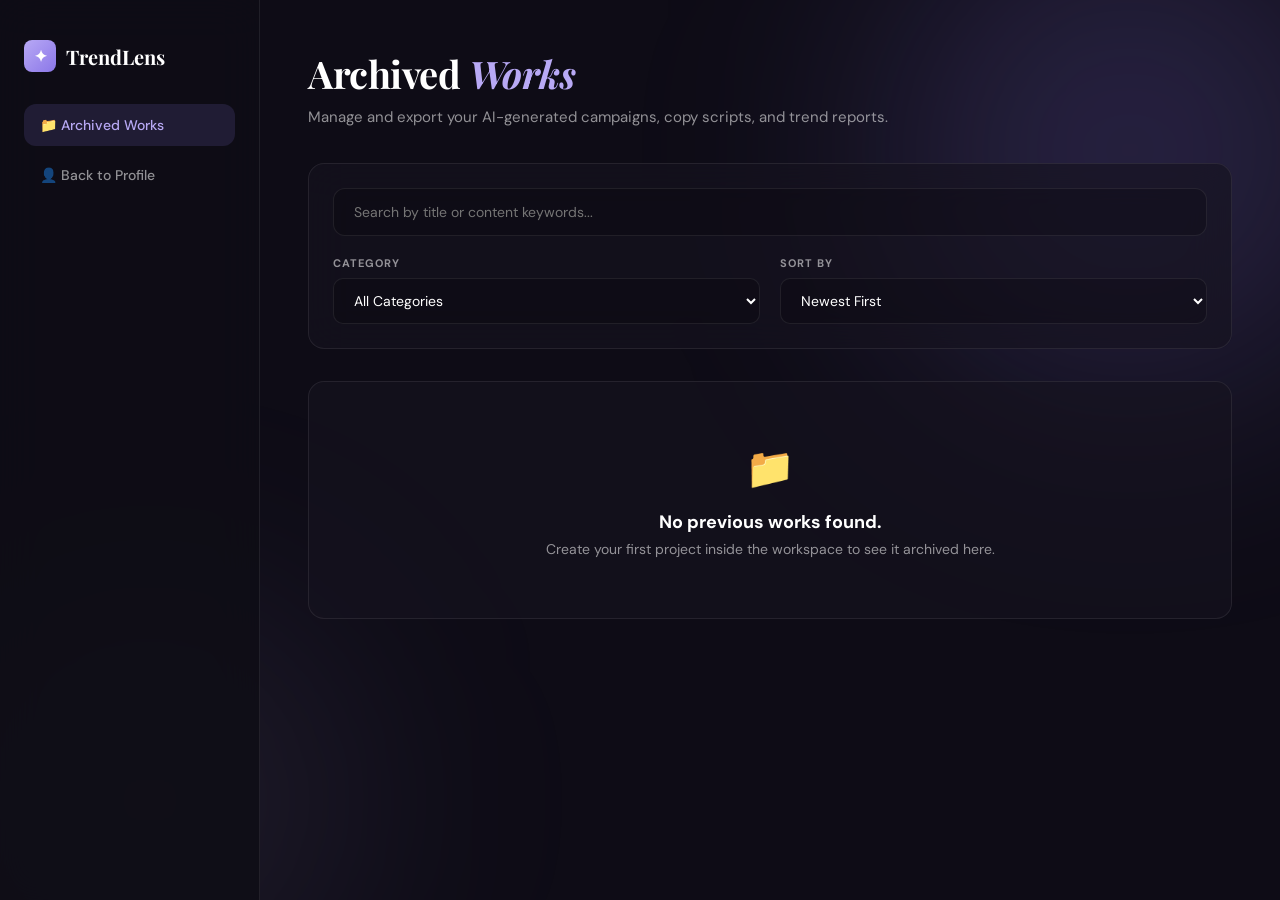
<file: previousworks.html>
<!DOCTYPE html>
<html lang="en">
<head>
  <meta charset="UTF-8">
  <meta name="viewport" content="width=device-width, initial-scale=1.0">
  <title>TrendLens — Previous Works Dashboard</title>
  <link rel="preconnect" href="https://fonts.googleapis.com">
  <link rel="preconnect" href="https://fonts.gstatic.com" crossorigin>
  <link href="https://fonts.googleapis.com/css2?family=DM+Sans:wght@400;500;700&family=Playfair+Display:ital,wght@0,700;1,400&family=JetBrains+Mono:wght@500&display=swap" rel="stylesheet">
  
  <style>
    :root {
      --purple-accent: #8b77e8;
      --purple-dim: rgba(139, 119, 232, 0.15);
      --glass-bg: rgba(22, 19, 32, 0.65);
      --glass-border: rgba(255, 255, 255, 0.08);
      --card-bg: rgba(30, 27, 43, 0.45);
      --text-main: #ffffff;
      --text-muted: rgba(255, 255, 255, 0.55);
      --sidebar-w: 260px;
    }

    * {
      margin: 0;
      padding: 0;
      box-sizing: border-box;
    }

    body {
      font-family: 'DM Sans', sans-serif;
      background: #0e0c16;
      color: var(--text-main);
      overflow-x: hidden;
      min-height: 100vh;
    }

    /* Ambient Background Glows */
    .blob {
      position: fixed;
      border-radius: 50%;
      filter: blur(120px);
      pointer-events: none;
      z-index: 0;
    }
    .blob-1 {
      width: 500px;
      height: 500px;
      background: rgba(139, 119, 232, 0.2);
      top: -100px;
      right: -100px;
    }
    .blob-2 {
      width: 400px;
      height: 400px;
      background: rgba(184, 169, 245, 0.1);
      bottom: -100px;
      left: -50px;
    }

    /* Application Framework Layout */
    .app-container {
      display: flex;
      min-height: 100vh;
      position: relative;
      z-index: 1;
    }

    /* Left Sidebar Navigation Component */
    .sidebar {
      width: var(--sidebar-w);
      background: rgba(15, 13, 22, 0.85);
      backdrop-filter: blur(20px);
      border-right: 1px solid var(--glass-border);
      padding: 40px 24px;
      position: sticky;
      top: 0;
      height: 100vh;
      display: flex;
      flex-direction: column;
      gap: 32px;
      flex-shrink: 0;
    }

    .sidebar-logo {
      display: flex;
      align-items: center;
      gap: 10px;
    }
    .logo-icon {
      width: 32px;
      height: 32px;
      border-radius: 8px;
      background: linear-gradient(135deg, #b8a9f5 0%, #8b77e8 100%);
      display: grid;
      place-items: center;
      font-weight: bold;
    }
    .logo-text {
      font-family: 'Playfair Display', serif;
      font-size: 20px;
      font-weight: 700;
    }

    .sidebar-menu {
      display: flex;
      flex-direction: column;
      gap: 8px;
    }
    .nav-item {
      display: flex;
      align-items: center;
      gap: 12px;
      padding: 12px 16px;
      border-radius: 12px;
      text-decoration: none;
      color: var(--text-muted);
      font-weight: 500;
      transition: all 0.25s ease;
      cursor: pointer;
      background: transparent;
      border: none;
      width: 100%;
      text-align: left;
      font-family: inherit;
      font-size: 14px;
    }
    .nav-item:hover, .nav-item.active {
      background: var(--purple-dim);
      color: #b8a9f5;
    }

    /* Main Workspace Interface Panel */
    .main-workspace {
      flex: 1;
      padding: 48px;
      max-width: 1400px;
      margin: 0 auto;
      width: 100%;
    }

    .dash-header {
      margin-bottom: 36px;
    }
    .dash-title {
      font-family: 'Playfair Display', serif;
      font-size: 38px;
      font-weight: 700;
      margin-bottom: 8px;
      letter-spacing: -0.5px;
    }
    .dash-title em {
      font-family: 'Playfair Display', serif;
      font-style: italic;
      color: #b8a9f5;
    }
    .dash-subtitle {
      color: var(--text-muted);
      font-size: 15px;
    }

    /* Toolbar Filter Blocks */
    .toolbar-card {
      background: var(--glass-bg);
      backdrop-filter: blur(20px);
      border: 1px solid var(--glass-border);
      border-radius: 16px;
      padding: 24px;
      margin-bottom: 32px;
      display: flex;
      flex-direction: column;
      gap: 20px;
    }

    .search-box input {
      width: 100%;
      background: rgba(0, 0, 0, 0.2);
      border: 1px solid var(--glass-border);
      padding: 14px 20px;
      border-radius: 12px;
      color: #fff;
      font-family: inherit;
      font-size: 14px;
      transition: all 0.2s ease;
    }
    .search-box input:focus {
      outline: none;
      border-color: var(--purple-accent);
      box-shadow: 0 0 12px rgba(139, 119, 232, 0.25);
    }

    .controls-row {
      display: flex;
      gap: 20px;
    }
    .filter-group {
      flex: 1;
      display: flex;
      flex-direction: column;
      gap: 8px;
    }
    .filter-group label {
      font-size: 11px;
      text-transform: uppercase;
      letter-spacing: 1px;
      color: var(--text-muted);
      font-weight: 700;
    }
    .filter-group select {
      background: rgba(0, 0, 0, 0.2);
      border: 1px solid var(--glass-border);
      padding: 12px 16px;
      border-radius: 10px;
      color: #fff;
      font-family: inherit;
      font-size: 14px;
      cursor: pointer;
    }

    /* Cards Grid System */
    .works-grid {
      display: grid;
      grid-template-columns: repeat(auto-fill, minmax(340px, 1fr));
      gap: 24px;
    }

    .work-card {
      background: var(--card-bg);
      border: 1px solid var(--glass-border);
      border-radius: 16px;
      padding: 24px;
      display: flex;
      flex-direction: column;
      gap: 16px;
      transition: transform 0.3s ease, border-color 0.3s ease;
    }
    .work-card:hover {
      transform: translateY(-4px);
      border-color: rgba(139, 119, 232, 0.4);
    }

    .card-badge {
      display: inline-block;
      align-self: flex-start;
      padding: 4px 12px;
      border-radius: 20px;
      font-size: 11px;
      font-weight: 600;
      background: var(--purple-dim);
      color: #b8a9f5;
    }
    .card-title {
      font-size: 18px;
      font-weight: 700;
      line-height: 1.4;
    }
    .card-date {
      font-size: 12px;
      color: var(--text-muted);
    }
    .card-excerpt {
      font-size: 14px;
      color: var(--text-muted);
      line-height: 1.6;
      display: -webkit-box;
      -webkit-line-clamp: 3;
      -webkit-box-orient: vertical;
      overflow: hidden;
    }

    .card-actions {
      margin-top: auto;
      display: flex;
      gap: 12px;
    }
    .btn-card {
      flex: 1;
      padding: 10px;
      border-radius: 8px;
      font-family: inherit;
      font-size: 13px;
      font-weight: 600;
      cursor: pointer;
      transition: all 0.2s ease;
      text-align: center;
      border: 1px solid var(--glass-border);
    }
    .btn-card-primary {
      background: var(--purple-accent);
      color: #fff;
      border: none;
    }
    .btn-card-primary:hover {
      background: #7a66d4;
    }
    .btn-card-secondary {
      background: transparent;
      color: var(--text-main);
    }
    .btn-card-secondary:hover {
      background: rgba(255, 255, 255, 0.05);
    }

    /* Modal System Layouts */
    .modal-overlay {
      position: fixed;
      top: 0;
      left: 0;
      width: 100%;
      height: 100%;
      background: rgba(6, 4, 9, 0.8);
      backdrop-filter: blur(12px);
      display: flex;
      align-items: center;
      justify-content: center;
      z-index: 1000;
      opacity: 0;
      pointer-events: none;
      transition: opacity 0.3s ease;
      padding: 20px;
    }
    .modal-overlay.active {
      opacity: 1;
      pointer-events: auto;
    }
    .modal-window {
      background: #14121f;
      border: 1px solid var(--glass-border);
      border-radius: 20px;
      width: 100%;
      max-width: 650px;
      display: flex;
      flex-direction: column;
      max-height: 90vh;
      transform: scale(0.95);
      transition: transform 0.3s ease;
    }
    .modal-overlay.active .modal-window {
      transform: scale(1);
    }

    .modal-header {
      padding: 24px;
      border-bottom: 1px solid var(--glass-border);
      display: flex;
      justify-content: space-between;
      align-items: flex-start;
    }
    .modal-badge {
      display: inline-block;
      padding: 4px 12px;
      border-radius: 20px;
      font-size: 11px;
      font-weight: 600;
      background: var(--purple-dim);
      color: #b8a9f5;
      margin-bottom: 12px;
    }
    .modal-headline {
      font-size: 22px;
      font-weight: 700;
      margin-bottom: 4px;
    }
    .modal-meta {
      font-size: 12px;
      color: var(--text-muted);
    }
    .btn-close-modal {
      background: transparent;
      border: none;
      color: var(--text-muted);
      font-size: 28px;
      cursor: pointer;
      line-height: 1;
    }

    .modal-body {
      padding: 24px;
      overflow-y: auto;
      font-size: 15px;
      line-height: 1.6;
      color: rgba(255, 255, 255, 0.85);
    }
    
    .field-item {
      display: flex;
      flex-direction: column;
      gap: 8px;
      margin-bottom: 16px;
    }
    .modal-label {
      font-size: 12px;
      font-weight: 700;
      color: var(--text-muted);
      text-transform: uppercase;
      letter-spacing: 0.5px;
    }
    .modal-input {
      background: rgba(0, 0, 0, 0.2);
      border: 1px solid var(--glass-border);
      padding: 12px;
      border-radius: 8px;
      color: #fff;
      font-family: inherit;
    }
    .modal-textarea {
      background: rgba(0, 0, 0, 0.2);
      border: 1px solid var(--glass-border);
      padding: 12px;
      border-radius: 8px;
      color: #fff;
      font-family: inherit;
      resize: vertical;
    }

    .modal-footer {
      padding: 20px 24px;
      border-top: 1px solid var(--glass-border);
      display: flex;
      justify-content: space-between;
      gap: 12px;
    }
    .footer-left-actions, .footer-right-actions {
      display: flex;
      gap: 12px;
    }

    .btn-modal {
      padding: 10px 18px;
      border-radius: 8px;
      font-family: inherit;
      font-size: 13px;
      font-weight: 600;
      cursor: pointer;
      border: none;
    }
    .btn-modal-danger { background: #ea580c; color: #fff; }
    .btn-modal-secondary { background: rgba(255, 255, 255, 0.08); color: #fff; }
    .btn-modal-primary { background: var(--purple-accent); color: #fff; }
    .btn-modal-success { background: #16a34a; color: #fff; }

    /* Structural Utility Classes */
    .hidden-state { display: none !important; }
    .hidden-element { display: none !important; }
    
    .empty-state-wrapper {
      grid-column: 1 / -1;
      text-align: center;
      padding: 60px 20px;
      background: var(--glass-bg);
      border: 1px solid var(--glass-border);
      border-radius: 16px;
    }
    .empty-icon { font-size: 40px; margin-bottom: 16px; }
    .empty-title { font-size: 18px; margin-bottom: 6px; }
    .empty-desc { color: var(--text-muted); font-size: 14px; }

    /* Mobile Responsive Framework Breakpoints */
    @media (max-width: 992px) {
      .app-container { flex-direction: column; }
      .sidebar {
        width: 100%;
        height: auto;
        position: relative;
        padding: 24px;
        flex-direction: row;
        justify-content: space-between;
        align-items: center;
      }
      .sidebar-menu { flex-direction: row; gap: 12px; }
      .main-workspace { padding: 24px; }
    }

    @media (max-width: 576px) {
      .sidebar { flex-direction: column; gap: 20px; items-content: center; }
      .controls-row { flex-direction: column; }
      .modal-footer { flex-direction: column; }
      .footer-left-actions .btn-modal, .footer-right-actions .btn-modal { flex: 1; width: 100%; }
    }
  </style>
</head>
<body>

  <div class="blob blob-1"></div>
  <div class="blob blob-2"></div>

  <div class="app-container">
    
    <aside class="sidebar">
      <div class="sidebar-logo">
        <div class="logo-icon">✦</div>
        <div class="logo-text">TrendLens</div>
      </div>
      <nav class="sidebar-menu">
        <button class="nav-item active">📁 Archived Works</button>
        <button class="nav-item" onclick="window.location.href='profile.html'">👤 Back to Profile</button>
      </nav>
    </aside>

    <main class="main-workspace">
      <header class="dash-header">
        <h1 class="dash-title">Archived <em>Works</em></h1>
        <p class="dash-subtitle">Manage and export your AI-generated campaigns, copy scripts, and trend reports.</p>
      </header>

      <section class="toolbar-card">
        <div class="search-box">
          <input type="text" id="searchInput" placeholder="Search by title or content keywords...">
        </div>
        <div class="controls-row">
          <div class="filter-group">
            <label for="categoryFilter">Category</label>
            <select id="categoryFilter">
              <option value="all">All Categories</option>
              <option value="Campaign">Campaigns</option>
              <option value="Trend Report">Trend Reports</option>
              <option value="Marketing Post">Marketing Posts</option>
            </select>
          </div>
          <div class="filter-group">
            <label for="sortOrder">Sort By</label>
            <select id="sortOrder">
              <option value="newest">Newest First</option>
              <option value="oldest">Oldest First</option>
            </select>
          </div>
        </div>
      </section>

      <div id="worksGrid" class="works-grid"></div>

      <div id="emptyState" class="empty-state-wrapper hidden-state">
        <div class="empty-icon">📁</div>
        <h3 class="empty-title">No previous works found.</h3>
        <p class="empty-desc">Create your first project inside the workspace to see it archived here.</p>
      </div>
    </main>
  </div>

  <div id="workModal" class="modal-overlay">
    <div class="modal-window">
      <div class="modal-header">
        <div>
          <span id="modalCategory" class="modal-badge">Category</span>
          <h2 id="modalTitle" class="modal-headline">Project Details</h2>
          <p id="modalDate" class="modal-meta">Created on: --</p>
        </div>
        <button class="btn-close-modal" id="closeModalBtn">&times;</button>
      </div>
      <div class="modal-body">
        <div id="modalContentView"></div>
        
        <div id="modalContentEdit" class="hidden-element">
          <div class="field-item">
            <label class="modal-label">Title</label>
            <input type="text" id="editTitleInput" class="modal-input">
          </div>
          <div class="field-item">
            <label class="modal-label">Content Layout Body</label>
            <textarea id="editContentTextarea" class="modal-textarea" rows="8"></textarea>
          </div>
        </div>
      </div>
      <div class="modal-footer">
        <div class="footer-left-actions">
          <button id="modalDeleteBtn" class="btn-modal btn-modal-danger">Delete Work</button>
        </div>
        <div class="footer-right-actions">
          <button id="modalDownloadBtn" class="btn-modal btn-modal-secondary">Download Text</button>
          <button id="modalEditToggleBtn" class="btn-modal btn-modal-primary">Edit Project</button>
          <button id="modalSaveBtn" class="btn-modal btn-modal-success hidden-element">Save Changes</button>
        </div>
      </div>
    </div>
  </div>

  <script>
    // System Core Storage State Architecture Check & Injection Fallback
    let archivedProjects =
  JSON.parse(localStorage.getItem('archivedWorks')) || [];

    let activeProjectIdx = null;

    // DOM Target Handles
    const worksGrid = document.getElementById('worksGrid');
    const emptyState = document.getElementById('emptyState');
    const searchInput = document.getElementById('searchInput');
    const categoryFilter = document.getElementById('categoryFilter');
    const sortOrder = document.getElementById('sortOrder');

    const workModal = document.getElementById('workModal');
    const closeModalBtn = document.getElementById('closeModalBtn');
    const modalCategory = document.getElementById('modalCategory');
    const modalTitle = document.getElementById('modalTitle');
    const modalDate = document.getElementById('modalDate');
    const modalContentView = document.getElementById('modalContentView');
    const modalContentEdit = document.getElementById('modalContentEdit');
    
    const editTitleInput = document.getElementById('editTitleInput');
    const editContentTextarea = document.getElementById('editContentTextarea');

    const modalEditToggleBtn = document.getElementById('modalEditToggleBtn');
    const modalSaveBtn = document.getElementById('modalSaveBtn');
    const modalDeleteBtn = document.getElementById('modalDeleteBtn');
    const modalDownloadBtn = document.getElementById('modalDownloadBtn');

    // UI View Engine Core Operations
    function renderWorkspaceGrid() {
      const query = searchInput.value.toLowerCase();
      const cat = categoryFilter.value;
      const order = sortOrder.value;

      let filtered = archivedProjects.filter(p => {
        const matchesSearch = p.title.toLowerCase().includes(query) || p.content.toLowerCase().includes(query);
        const matchesCat = (cat === 'all' || p.category === cat);
        return matchesSearch && matchesCat;
      });

      filtered.sort((a, b) => {
        return order === 'newest' ? new Date(b.date) - new Date(a.date) : new Date(a.date) - new Date(b.date);
      });

      if (filtered.length === 0) {
        worksGrid.innerHTML = '';
        emptyState.classList.remove('hidden-state');
        return;
      }

      emptyState.classList.add('hidden-state');
      
      worksGrid.innerHTML = filtered.map((p) => {
        // Handle multiline formatting conversions dynamically
        const formattedExcerpt = p.content.replace(/\n/g, "<br>");
        return `
          <div class="work-card">
            <span class="card-badge">${escapeHTML(p.category)}</span>
            <div>
              <h3 class="card-title">${escapeHTML(p.title)}</h3>
              <span class="card-date">${p.date}</span>
            </div>
            <p class="card-excerpt">${formattedExcerpt}</p>
            <div class="card-actions">
              <button class="btn-card btn-card-primary" onclick="openProjectModal('${p.id}')">View</button>
              <button class="btn-card btn-card-secondary" onclick="openProjectEditModal('${p.id}')">Edit</button>
            </div>
          </div>
        `;
      }).join('');
    }

    window.openProjectModal = function(id) {
      activeProjectIdx = archivedProjects.findIndex(p => p.id === id);
      const project = archivedProjects[activeProjectIdx];
      
      modalCategory.textContent = project.category;
      modalTitle.textContent = project.title;
      modalDate.textContent = `Created on: ${project.date}`;
      modalContentView.innerHTML = project.content.replace(/\n/g, "<br>");
      
      // Hide edit fields automatically
      modalContentView.classList.remove('hidden-element');
      modalContentEdit.classList.add('hidden-element');
      modalSaveBtn.classList.add('hidden-element');
      modalEditToggleBtn.classList.remove('hidden-element');

      workModal.classList.add('active');
    };

    window.openProjectEditModal = function(id) {
      openProjectModal(id);
      toggleEditStateView();
    };

    function toggleEditStateView() {
      const project = archivedProjects[activeProjectIdx];
      editTitleInput.value = project.title;
      editContentTextarea.value = project.content;

      modalContentView.classList.add('hidden-element');
      modalContentEdit.classList.remove('hidden-element');
      modalEditToggleBtn.classList.add('hidden-element');
      modalSaveBtn.classList.remove('hidden-element');
    }

    modalEditToggleBtn.addEventListener('click', toggleEditStateView);

    modalSaveBtn.addEventListener('click', () => {
      if(activeProjectIdx !== null) {
        archivedProjects[activeProjectIdx].title = editTitleInput.value.trim();
        archivedProjects[activeProjectIdx].content = editContentTextarea.value;
        
        localStorage.setItem('archivedWorks', JSON.stringify(archivedProjects));
        renderWorkspaceGrid();
        closeActiveModal();
      }
    });

    modalDeleteBtn.addEventListener('click', () => {
      if(activeProjectIdx !== null && confirm("Are you sure you want to delete this project?")) {
        archivedProjects.splice(activeProjectIdx, 1);
        localStorage.setItem('archivedWorks', JSON.stringify(archivedProjects));
        renderWorkspaceGrid();
        closeActiveModal();
      }
    });

    modalDownloadBtn.addEventListener('click', () => {
      if(activeProjectIdx !== null) {
        const project = archivedProjects[activeProjectIdx];
        const dataStr = `data:text/plain;charset=utf-8,` + encodeURIComponent(`PROJECT: ${project.title}\nCATEGORY: ${project.category}\nDATE: ${project.date}\n\n${project.content}`);
        const dlAnchor = document.createElement('a');
        dlAnchor.setAttribute("href", dataStr);
        dlAnchor.setAttribute("download", `${project.title.toLowerCase().replace(/\s+/g, '_')}_export.txt`);
        document.body.appendChild(dlAnchor);
        dlAnchor.click();
        dlAnchor.remove();
      }
    });

    function closeActiveModal() {
      workModal.classList.remove('active');
      activeProjectIdx = null;
    }

    closeModalBtn.addEventListener('click', closeActiveModal);
    workModal.addEventListener('click', (e) => { if(e.target === workModal) closeActiveModal(); });

    // Live Evaluation Event Binding Handles
    searchInput.addEventListener('input', renderWorkspaceGrid);
    categoryFilter.addEventListener('change', renderWorkspaceGrid);
    sortOrder.addEventListener('change', renderWorkspaceGrid);

    function escapeHTML(str) {
      return str.replace(/&/g, "&amp;").replace(/</g, "&lt;").replace(/>/g, "&gt;");
    }

    // Initial Start Invocation
    renderWorkspaceGrid();
  </script>
</body>
</html>
</file>
